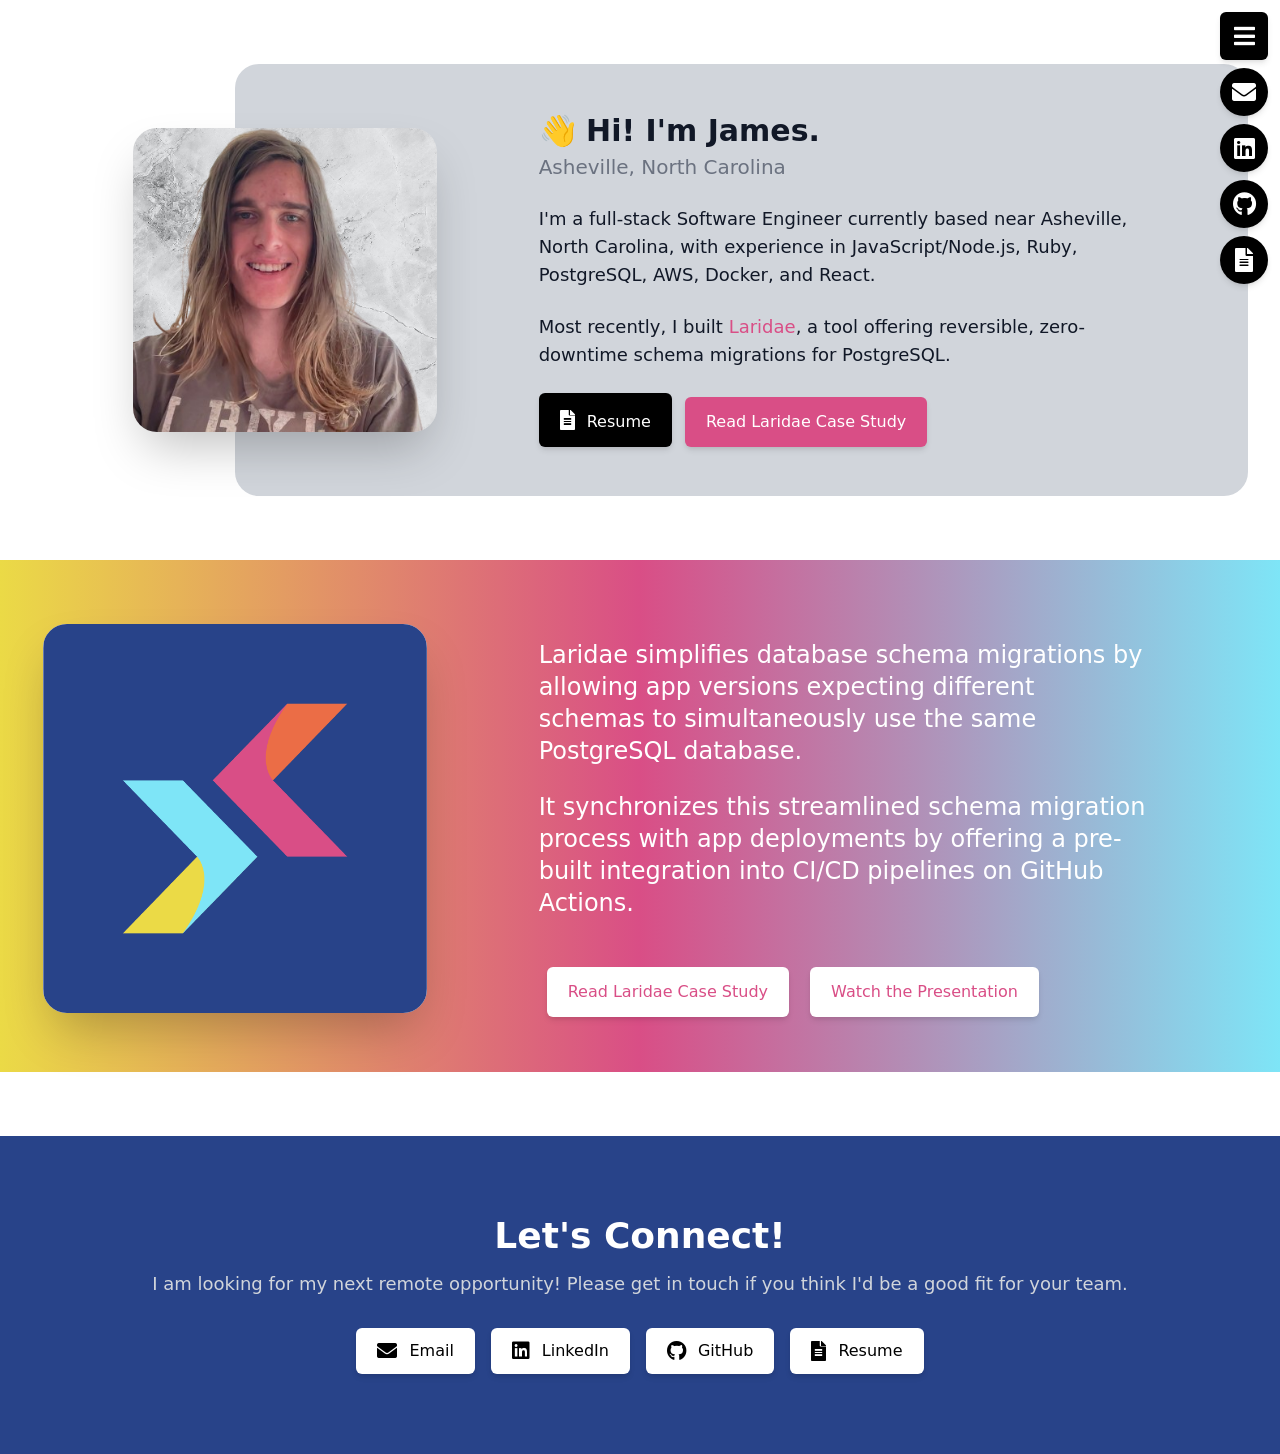
<file: index.html>
<!DOCTYPE html>
<html lang="en">
  <head>
    <meta charset="UTF-8" />
    <meta name="viewport" content="width=device-width, initial-scale=1.0" />
    <title>James Thompson</title>
    <link
      rel="stylesheet"
      href="https://cdnjs.cloudflare.com/ajax/libs/font-awesome/5.15.3/css/all.min.css"
    />
  <script type="module" crossorigin src="/assets/index.5bb20e1a.js"></script>
  <link rel="stylesheet" href="/assets/index.ae7cc450.css">
</head>
  <body>
    <!-- Contact Buttons -->
    <div class="flex flex-col fixed z-50 w-12 text-2xl space-y-2 top-3 right-3">
      <a
        href="#"
        id="menu"
        class="flex h-12 items-center shadow-md justify-center font-medium rounded-md text-white bg-black hover:bg-gray-600"
      >
        <i class="fas fa-bars"></i>
      </a>
      <a
        href="mailto:james.thompson.5548@gmail.com"
        class="menuItem flex h-12 items-center shadow-md justify-center border border-transparent font-medium rounded-full text-white bg-black hover:bg-gray-600"
        target="_blank"
      >
        <i class="fas fa-envelope"></i>
      </a>
      <a
        href="https://www.linkedin.com/in/james-thompson-412296189/"
        class="menuItem flex h-12 items-center shadow-md justify-center border border-transparent font-medium rounded-full text-white bg-black hover:bg-gray-600"
        target="_blaank"
      >
        <i class="fab fa-linkedin"></i>
      </a>
      <a
        href="https://github.com/james-e-thompson/"
        class="menuItem flex h-12 items-center shadow-md justify-center border border-transparent font-medium rounded-full text-white bg-black hover:bg-gray-600"
        target="_blank"
      >
        <i class="fab fa-github"></i>
      </a>
      <a
        href="resume.pdf"
        target="_blank"
        class="menuItem flex h-12 items-center shadow-md justify-center border border-transparent font-medium rounded-full text-white bg-black hover:bg-gray-600"
      >
        <i class="fas fa-file-alt"></i>
      </a>
    </div>

    <!-- Header -->
    <div class="relative py-16 bg-white">
      <div
        class="hidden absolute top-0 inset-x-0 h-1/2 bg-white lg:block"
        aria-hidden="true"
      ></div>
      <div class="max-w-7xl mx-auto bg-gray-300 lg:bg-transparent lg:px-8">
        <div class="lg:grid lg:grid-cols-12">
          <div
            class="relative z-10 lg:col-start-2 lg:row-start-1 lg:col-span-3 lg:py-16 lg:bg-transparent"
          >
            <div
              class="absolute inset-x-0 h-1/2 bg-white lg:hidden"
              aria-hidden="true"
            ></div>
            <div class="max-w-sm mx-auto px-4 sm:px-6 lg:p-0">
              <div class="aspect-w-1 aspect-h-1">
                <img
                  class="object-cover object-center rounded-3xl shadow-2xl"
                  src="/assets/James_Site.3f4fc36a.png"
                  alt=""
                />
              </div>
            </div>
          </div>

          <div
            class="relative bg-gray-300 lg:col-start-3 lg:row-start-1 lg:col-span-10 lg:rounded-3xl lg:grid lg:grid-cols-10 lg:items-center"
          >
            <div
              class="relative max-w-md mx-auto py-12 px-4 sm:max-w-3xl sm:py-16 sm:px-6 lg:max-w-none lg:p-0 lg:col-start-4 lg:col-span-6"
            >
              <h2
                class="text-3xl font-extrabold text-gray-900"
                id="join-heading"
              >
                &#x1f44b; Hi! I'm James.
              </h2>
              <h4 class="text-xl text-gray-500 mt-1">
                Asheville, North Carolina
              </h4>
              <p class="text-lg text-gray-900 mt-6">
                I'm a full-stack Software Engineer currently based near
                Asheville, North Carolina, with experience in
                JavaScript/Node.js, Ruby, PostgreSQL, AWS, Docker, and React.
              </p>
              <p class="text-lg text-gray-900 mt-6">
                Most recently, I built
                <a
                  class="text-laridaepink hover:text-laridaeorange"
                  href="https://laridae-migrations.github.io/"
                  target="_blank"
                  >Laridae</a
                >, a tool offering reversible, zero-downtime schema migrations
                for PostgreSQL.
              </p>
              <a
                class="mt-6 block w-full py-3 px-5 text-center bg-black border border-transparent rounded-md shadow-md text-base font-medium text-white hover:opacity-70 sm:inline-block sm:w-auto"
                href="resume.pdf"
                target="_blank"
                ><span class="text-xl mr-3"
                  ><i class="fas fa-file-alt"></i></span
                >Resume</a
              >
              <a
                class="mt-6 sm:mx-2 block w-full py-3 px-5 text-center bg-laridaepink border border-transparent rounded-md shadow-md text-base font-medium text-white hover:bg-laridaeorange sm:inline-block sm:w-auto"
                href="https://laridae-migrations.github.io/#case-study"
                target="_blank"
                >Read Laridae Case Study</a
              >
            </div>
          </div>
        </div>
      </div>
    </div>

    <!-- Tapestry -->
    <div class="relative pb-16">
      <div
        class="hidden absolute top-0 inset-x-0 h-1/2 lg:block"
        aria-hidden="true"
      ></div>
      <div
        class="bg-laridaepink md:bg-gradient-to-r md:from-laridaeyellow md:via-laridaepink md:to-laridaecyan"
      >
        <div
          class="max-w-7xl mx-auto lg:to-transparent lg:from-transparent lg:bg-transparent lg:px-8"
        >
          <div class="lg:grid lg:grid-cols-12">
            <div
              class="relative z-10 lg:col-start-1 lg:row-start-1 lg:col-span-4 lg:py-16 lg:bg-transparent"
            >
              <div
                class="absolute inset-x-0 h-1/2 bg-white lg:hidden"
                aria-hidden="true"
              ></div>
              <div class="max-w-sm mx-auto px-4 sm:px-6 lg:p-0">
                <div class="aspect-w-1 aspect-h-1">
                  <a href="https://laridae-migrations.github.io"
                    ><img
                      class="object-cover object-center bg-white rounded-3xl shadow-2xl"
                      src="/assets/laridae_graphic.a916222d.png"
                      alt=""
                  /></a>
                </div>
              </div>
            </div>

            <div
              class="relative lg:col-start-3 lg:row-start-1 lg:col-span-10 lg:rounded-3xl lg:grid lg:grid-cols-10 lg:items-center lg:py-12"
            >
              <div
                class="relative max-w-md mx-auto py-12 px-4 sm:max-w-3xl sm:py-16 sm:px-6 lg:max-w-none lg:p-0 lg:col-start-4 lg:col-span-6"
              >
                <p class="text-2xl text-white mt-6">
                  Laridae simplifies database schema migrations by allowing app
                  versions expecting different schemas to simultaneously use the
                  same PostgreSQL database.
                </p>
                <p class="text-2xl text-white mt-6">
                  It synchronizes this streamlined schema migration process with
                  app deployments by offering a pre-built integration into CI/CD
                  pipelines on GitHub Actions.
                </p>
                <br />
                <div class="wrap mx-auto">
                  <div class="grid grid-rows-10 grid-cols-6">
                    <!-- A comment
                    <div class="row-start-1 col-start-2 col-span-5 self-end">
                      <img
                        class="object-cover rounded-lg"
                        src="images/tap_ui_home_v2.png"
                        alt=""
                      />
                    </div>
                    <div class="row-start-2 col-start-1 col-span-5 self-end">
                      <img
                        class="rounded-lg"
                        src="images/overview-katherine_v2.gif"
                        alt=""
                      />
                    </div>
                  --></div>
                  <a
                    class="mt-6 sm:mx-2 block w-full py-3 px-5 text-center bg-white border border-transparent rounded-md shadow-md text-base font-medium text-laridaepink hover:bg-white hover:text-laridaeorange sm:inline-block sm:w-auto"
                    href="https://laridae-migrations.github.io/#case-study"
                    target="_blank"
                    >Read Laridae Case Study</a
                  >
                  <a
                    class="mt-6 sm:mx-2 block w-full py-3 px-5 text-center bg-white border border-transparent rounded-md shadow-md text-base font-medium text-laridaepink hover:bg-white hover:text-laridaeorange sm:inline-block sm:w-auto"
                    href="https://www.youtube.com/watch?v=odseCFtMvkQ"
                    target="_blank"
                    >Watch the Presentation</a
                  >
                </div>

                <!-- <div>
                <img class="rounded-lg shadow-lg" src="images/fullarchitecture_white.png" alt="">
              </div> -->
              </div>
            </div>
          </div>
        </div>
      </div>
    </div>
    <!-- Footer -->
    <div class="bg-laridaeblue">
      <div class="mx-auto text-center py-16 px-4 sm:py-20 sm:px-6 lg:px-8">
        <h2 class="text-3xl font-extrabold text-white sm:text-4xl">
          <span class="block">Let's Connect!</span>
        </h2>
        <p class="mt-4 mb-4 text-lg leading-6 text-gray-300">
          I am looking for my next remote opportunity! Please get in touch if
          you think I'd be a good fit for your team.
        </p>
        <div class="flex items-center justify-center flex-wrap">
          <a
            href="mailto:james.thompson.5548@gmail.com"
            class="w-2/5 mt-4 mx-2 inline-flex items-center shadow-md justify-center px-5 py-2 border border-transparent font-medium rounded-md text-black bg-white hover:bg-gray-300 sm:w-auto"
            target="_blank"
          >
            <span class="text-xl mr-3"><i class="fas fa-envelope"></i></span
            >Email
          </a>
          <a
            href="https://www.linkedin.com/in/james-thompson-412296189/"
            class="w-2/5 mt-4 mx-2 inline-flex items-center shadow-md justify-center px-5 py-2 border border-transparent font-medium rounded-md text-black bg-white hover:bg-gray-300 sm:w-auto"
            target="_blank"
          >
            <span class="text-xl mr-3"><i class="fab fa-linkedin"></i></span
            >LinkedIn
          </a>
          <a
            href="https://github.com/james-e-thompson/"
            class="w-2/5 mt-4 mx-2 inline-flex items-center shadow-md justify-center px-5 py-2 border border-transparent font-medium rounded-md text-black bg-white hover:bg-gray-300 sm:w-auto"
            target="_blank"
          >
            <span class="text-xl mr-3"><i class="fab fa-github"></i></span
            >GitHub
          </a>
          <a
            href="resume.pdf"
            target="_blank"
            class="w-2/5 mt-4 mx-2 inline-flex items-center shadow-md justify-center px-5 py-2 border border-transparent font-medium rounded-md text-black bg-white hover:bg-gray-300 sm:w-auto"
          >
            <span class="text-xl mr-3"><i class="fas fa-file-alt"></i></span
            >Resume
          </a>
        </div>
      </div>
    </div>

    
  </body>
</html>
</file>
<file: assets/index.ae7cc450.css>
/*! tailwindcss v2.1.4 | MIT License | https://tailwindcss.com *//*! modern-normalize v1.1.0 | MIT License | https://github.com/sindresorhus/modern-normalize */*,::after,::before{box-sizing:border-box}html{-moz-tab-size:4;-o-tab-size:4;tab-size:4}html{line-height:1.15;-webkit-text-size-adjust:100%}body{margin:0}body{font-family:system-ui,-apple-system,'Segoe UI',Roboto,Helvetica,Arial,sans-serif,'Apple Color Emoji','Segoe UI Emoji'}hr{height:0;color:inherit}abbr[title]{-webkit-text-decoration:underline dotted;text-decoration:underline dotted}b,strong{font-weight:bolder}code,kbd,pre,samp{font-family:ui-monospace,SFMono-Regular,Consolas,'Liberation Mono',Menlo,monospace;font-size:1em}small{font-size:80%}sub,sup{font-size:75%;line-height:0;position:relative;vertical-align:baseline}sub{bottom:-.25em}sup{top:-.5em}table{text-indent:0;border-color:inherit}button,input,optgroup,select,textarea{font-family:inherit;font-size:100%;line-height:1.15;margin:0}button,select{text-transform:none}[type=button],[type=reset],[type=submit],button{-webkit-appearance:button}legend{padding:0}progress{vertical-align:baseline}[type=search]{-webkit-appearance:textfield;outline-offset:-2px}summary{display:list-item}blockquote,dd,dl,figure,h1,h2,h3,h4,h5,h6,hr,p,pre{margin:0}button{background-color:transparent;background-image:none}button:focus{outline:1px dotted;outline:5px auto -webkit-focus-ring-color}fieldset{margin:0;padding:0}ol,ul{list-style:none;margin:0;padding:0}html{font-family:ui-sans-serif,system-ui,-apple-system,BlinkMacSystemFont,"Segoe UI",Roboto,"Helvetica Neue",Arial,"Noto Sans",sans-serif,"Apple Color Emoji","Segoe UI Emoji","Segoe UI Symbol","Noto Color Emoji";line-height:1.5}body{font-family:inherit;line-height:inherit}*,::after,::before{box-sizing:border-box;border-width:0;border-style:solid;border-color:#e5e7eb}hr{border-top-width:1px}img{border-style:solid}textarea{resize:vertical}input::-moz-placeholder,textarea::-moz-placeholder{opacity:1;color:#9ca3af}input:-ms-input-placeholder,textarea:-ms-input-placeholder{opacity:1;color:#9ca3af}input::placeholder,textarea::placeholder{opacity:1;color:#9ca3af}[role=button],button{cursor:pointer}table{border-collapse:collapse}h1,h2,h3,h4,h5,h6{font-size:inherit;font-weight:inherit}a{color:inherit;text-decoration:inherit}button,input,optgroup,select,textarea{padding:0;line-height:inherit;color:inherit}code,kbd,pre,samp{font-family:ui-monospace,SFMono-Regular,Menlo,Monaco,Consolas,"Liberation Mono","Courier New",monospace}audio,canvas,embed,iframe,img,object,svg,video{display:block;vertical-align:middle}img,video{max-width:100%;height:auto}.container{width:100%}@media (min-width:640px){.container{max-width:640px}}@media (min-width:768px){.container{max-width:768px}}@media (min-width:1024px){.container{max-width:1024px}}@media (min-width:1280px){.container{max-width:1280px}}@media (min-width:1536px){.container{max-width:1536px}}.aspect-w-1,.aspect-w-3{position:relative;padding-bottom:calc(var(--tw-aspect-h)/ var(--tw-aspect-w) * 100%)}.aspect-w-1>*,.aspect-w-3>*{position:absolute;height:100%;width:100%;top:0;right:0;bottom:0;left:0}.aspect-none{position:static;padding-bottom:0}.aspect-none>*{position:static;height:auto;width:auto;top:auto;right:auto;bottom:auto;left:auto}.aspect-w-1{--tw-aspect-w:1}.aspect-w-3{--tw-aspect-w:3}.aspect-h-1{--tw-aspect-h:1}.aspect-h-2{--tw-aspect-h:2}.aspect-h-4{--tw-aspect-h:4}.space-y-2>:not([hidden])~:not([hidden]){--tw-space-y-reverse:0;margin-top:calc(.5rem * calc(1 - var(--tw-space-y-reverse)));margin-bottom:calc(.5rem * var(--tw-space-y-reverse))}.space-y-3>:not([hidden])~:not([hidden]){--tw-space-y-reverse:0;margin-top:calc(.75rem * calc(1 - var(--tw-space-y-reverse)));margin-bottom:calc(.75rem * var(--tw-space-y-reverse))}.space-x-4>:not([hidden])~:not([hidden]){--tw-space-x-reverse:0;margin-right:calc(1rem * var(--tw-space-x-reverse));margin-left:calc(1rem * calc(1 - var(--tw-space-x-reverse)))}.space-y-reverse>:not([hidden])~:not([hidden]){--tw-space-y-reverse:1}.space-x-reverse>:not([hidden])~:not([hidden]){--tw-space-x-reverse:1}.divide-y-0>:not([hidden])~:not([hidden]){--tw-divide-y-reverse:0;border-top-width:calc(0px * calc(1 - var(--tw-divide-y-reverse)));border-bottom-width:calc(0px * var(--tw-divide-y-reverse))}.divide-x-0>:not([hidden])~:not([hidden]){--tw-divide-x-reverse:0;border-right-width:calc(0px * var(--tw-divide-x-reverse));border-left-width:calc(0px * calc(1 - var(--tw-divide-x-reverse)))}.divide-x-2>:not([hidden])~:not([hidden]){--tw-divide-x-reverse:0;border-right-width:calc(2px * var(--tw-divide-x-reverse));border-left-width:calc(2px * calc(1 - var(--tw-divide-x-reverse)))}.divide-y-4>:not([hidden])~:not([hidden]){--tw-divide-y-reverse:0;border-top-width:calc(4px * calc(1 - var(--tw-divide-y-reverse)));border-bottom-width:calc(4px * var(--tw-divide-y-reverse))}.divide-y>:not([hidden])~:not([hidden]){--tw-divide-y-reverse:0;border-top-width:calc(1px * calc(1 - var(--tw-divide-y-reverse)));border-bottom-width:calc(1px * var(--tw-divide-y-reverse))}.divide-x>:not([hidden])~:not([hidden]){--tw-divide-x-reverse:0;border-right-width:calc(1px * var(--tw-divide-x-reverse));border-left-width:calc(1px * calc(1 - var(--tw-divide-x-reverse)))}.divide-y-reverse>:not([hidden])~:not([hidden]){--tw-divide-y-reverse:1}.divide-x-reverse>:not([hidden])~:not([hidden]){--tw-divide-x-reverse:1}.divide-gray-200>:not([hidden])~:not([hidden]){--tw-divide-opacity:1;border-color:rgba(229,231,235,var(--tw-divide-opacity))}.divide-solid>:not([hidden])~:not([hidden]){border-style:solid}.divide-dashed>:not([hidden])~:not([hidden]){border-style:dashed}.divide-dotted>:not([hidden])~:not([hidden]){border-style:dotted}.divide-double>:not([hidden])~:not([hidden]){border-style:double}.divide-none>:not([hidden])~:not([hidden]){border-style:none}.divide-opacity-50>:not([hidden])~:not([hidden]){--tw-divide-opacity:0.5}.sr-only{position:absolute;width:1px;height:1px;padding:0;margin:-1px;overflow:hidden;clip:rect(0,0,0,0);white-space:nowrap;border-width:0}.not-sr-only{position:static;width:auto;height:auto;padding:0;margin:0;overflow:visible;clip:auto;white-space:normal}.appearance-none{-webkit-appearance:none;-moz-appearance:none;appearance:none}.bg-fixed{background-attachment:fixed}.bg-local{background-attachment:local}.bg-scroll{background-attachment:scroll}.bg-clip-border{background-clip:border-box}.bg-clip-padding{background-clip:padding-box}.bg-clip-content{background-clip:content-box}.bg-clip-text{-webkit-background-clip:text;background-clip:text}.bg-black{--tw-bg-opacity:1;background-color:rgba(0,0,0,var(--tw-bg-opacity))}.bg-white{--tw-bg-opacity:1;background-color:rgba(255,255,255,var(--tw-bg-opacity))}.bg-gray-300{--tw-bg-opacity:1;background-color:rgba(209,213,219,var(--tw-bg-opacity))}.bg-green-500{--tw-bg-opacity:1;background-color:rgba(16,185,129,var(--tw-bg-opacity))}.bg-blue-500{--tw-bg-opacity:1;background-color:rgba(59,130,246,var(--tw-bg-opacity))}.bg-pink-500{--tw-bg-opacity:1;background-color:rgba(236,72,153,var(--tw-bg-opacity))}.bg-laridaepink{--tw-bg-opacity:1;background-color:rgba(217,78,134,var(--tw-bg-opacity))}.bg-laridaeblue{--tw-bg-opacity:1;background-color:rgba(40,67,137,var(--tw-bg-opacity))}.hover\:bg-white:hover{--tw-bg-opacity:1;background-color:rgba(255,255,255,var(--tw-bg-opacity))}.hover\:bg-gray-300:hover{--tw-bg-opacity:1;background-color:rgba(209,213,219,var(--tw-bg-opacity))}.hover\:bg-gray-600:hover{--tw-bg-opacity:1;background-color:rgba(75,85,99,var(--tw-bg-opacity))}.hover\:bg-blue-700:hover{--tw-bg-opacity:1;background-color:rgba(29,78,216,var(--tw-bg-opacity))}.hover\:bg-laridaeorange:hover{--tw-bg-opacity:1;background-color:rgba(235,109,70,var(--tw-bg-opacity))}.bg-gradient-to-r{background-image:linear-gradient(to right,var(--tw-gradient-stops))}.from-red-300{--tw-gradient-from:#fca5a5;--tw-gradient-stops:var(--tw-gradient-from),var(--tw-gradient-to, rgba(252, 165, 165, 0))}.via-purple-200{--tw-gradient-stops:var(--tw-gradient-from),#ddd6fe,var(--tw-gradient-to, rgba(221, 214, 254, 0))}.to-blue-400{--tw-gradient-to:#60a5fa}.bg-opacity-20{--tw-bg-opacity:0.2}.bg-opacity-50{--tw-bg-opacity:0.5}.bg-top{background-position:top}.bg-repeat{background-repeat:repeat}.bg-no-repeat{background-repeat:no-repeat}.bg-repeat-x{background-repeat:repeat-x}.bg-repeat-y{background-repeat:repeat-y}.bg-repeat-round{background-repeat:round}.bg-repeat-space{background-repeat:space}.bg-cover{background-size:cover}.border-collapse{border-collapse:collapse}.border-separate{border-collapse:separate}.border-transparent{border-color:transparent}.border-black{--tw-border-opacity:1;border-color:rgba(0,0,0,var(--tw-border-opacity))}.border-opacity-10{--tw-border-opacity:0.1}.rounded{border-radius:.25rem}.rounded-md{border-radius:.375rem}.rounded-lg{border-radius:.5rem}.rounded-3xl{border-radius:1.5rem}.rounded-full{border-radius:9999px}.rounded-t{border-top-left-radius:.25rem;border-top-right-radius:.25rem}.rounded-r{border-top-right-radius:.25rem;border-bottom-right-radius:.25rem}.rounded-b{border-bottom-right-radius:.25rem;border-bottom-left-radius:.25rem}.rounded-l{border-top-left-radius:.25rem;border-bottom-left-radius:.25rem}.rounded-tl{border-top-left-radius:.25rem}.rounded-tr{border-top-right-radius:.25rem}.rounded-br{border-bottom-right-radius:.25rem}.rounded-bl{border-bottom-left-radius:.25rem}.border-solid{border-style:solid}.border-dashed{border-style:dashed}.border-dotted{border-style:dotted}.border-double{border-style:double}.border-none{border-style:none}.border-2{border-width:2px}.border{border-width:1px}.border-t{border-top-width:1px}.border-r{border-right-width:1px}.border-b{border-bottom-width:1px}.border-l{border-left-width:1px}.decoration-slice{-webkit-box-decoration-break:slice;box-decoration-break:slice}.decoration-clone{-webkit-box-decoration-break:clone;box-decoration-break:clone}.box-border{box-sizing:border-box}.box-content{box-sizing:content-box}.cursor-pointer{cursor:pointer}.block{display:block}.inline-block{display:inline-block}.inline{display:inline}.flex{display:flex}.inline-flex{display:inline-flex}.table{display:table}.inline-table{display:inline-table}.table-caption{display:table-caption}.table-cell{display:table-cell}.table-column{display:table-column}.table-column-group{display:table-column-group}.table-footer-group{display:table-footer-group}.table-header-group{display:table-header-group}.table-row-group{display:table-row-group}.table-row{display:table-row}.flow-root{display:flow-root}.grid{display:grid}.inline-grid{display:inline-grid}.contents{display:contents}.list-item{display:list-item}.hidden{display:none}.flex-row{flex-direction:row}.flex-row-reverse{flex-direction:row-reverse}.flex-col{flex-direction:column}.flex-col-reverse{flex-direction:column-reverse}.flex-wrap{flex-wrap:wrap}.flex-wrap-reverse{flex-wrap:wrap-reverse}.flex-nowrap{flex-wrap:nowrap}.place-items-start{place-items:start}.place-items-end{place-items:end}.place-items-center{place-items:center}.place-items-stretch{place-items:stretch}.place-content-center{place-content:center}.place-content-start{place-content:start}.place-content-end{place-content:end}.place-content-between{place-content:space-between}.place-content-around{place-content:space-around}.place-content-evenly{place-content:space-evenly}.place-content-stretch{place-content:stretch}.place-self-auto{place-self:auto}.place-self-start{place-self:start}.place-self-end{place-self:end}.place-self-center{place-self:center}.place-self-stretch{place-self:stretch}.items-start{align-items:flex-start}.items-end{align-items:flex-end}.items-center{align-items:center}.items-baseline{align-items:baseline}.items-stretch{align-items:stretch}.content-center{align-content:center}.content-start{align-content:flex-start}.content-end{align-content:flex-end}.content-between{align-content:space-between}.content-around{align-content:space-around}.content-evenly{align-content:space-evenly}.self-auto{align-self:auto}.self-start{align-self:flex-start}.self-end{align-self:flex-end}.self-center{align-self:center}.self-stretch{align-self:stretch}.justify-items-start{justify-items:start}.justify-items-end{justify-items:end}.justify-items-center{justify-items:center}.justify-items-stretch{justify-items:stretch}.justify-start{justify-content:flex-start}.justify-end{justify-content:flex-end}.justify-center{justify-content:center}.justify-between{justify-content:space-between}.justify-around{justify-content:space-around}.justify-evenly{justify-content:space-evenly}.justify-self-auto{justify-self:auto}.justify-self-start{justify-self:start}.justify-self-end{justify-self:end}.justify-self-center{justify-self:center}.justify-self-stretch{justify-self:stretch}.flex-1{flex:1 1 0%}.flex-grow-0{flex-grow:0}.flex-grow{flex-grow:1}.flex-shrink-0{flex-shrink:0}.flex-shrink{flex-shrink:1}.order-2{order:2}.order-last{order:9999}.float-right{float:right}.float-left{float:left}.float-none{float:none}.clear-left{clear:left}.clear-right{clear:right}.clear-both{clear:both}.clear-none{clear:none}.font-sans{font-family:ui-sans-serif,system-ui,-apple-system,BlinkMacSystemFont,"Segoe UI",Roboto,"Helvetica Neue",Arial,"Noto Sans",sans-serif,"Apple Color Emoji","Segoe UI Emoji","Segoe UI Symbol","Noto Color Emoji"}.font-normal{font-weight:400}.font-medium{font-weight:500}.font-semibold{font-weight:600}.font-bold{font-weight:700}.font-extrabold{font-weight:800}.font-black{font-weight:900}.h-12{height:3rem}.h-16{height:4rem}.h-1\/2{height:50%}.text-base{font-size:1rem;line-height:1.5rem}.text-lg{font-size:1.125rem;line-height:1.75rem}.text-xl{font-size:1.25rem;line-height:1.75rem}.text-2xl{font-size:1.5rem;line-height:2rem}.text-3xl{font-size:1.875rem;line-height:2.25rem}.leading-5{line-height:1.25rem}.leading-6{line-height:1.5rem}.leading-relaxed{line-height:1.625}.list-inside{list-style-position:inside}.list-outside{list-style-position:outside}.list-disc{list-style-type:disc}.m-3{margin:.75rem}.m-4{margin:1rem}.m-5{margin:1.25rem}.m-8{margin:2rem}.m-14{margin:3.5rem}.m-16{margin:4rem}.my-2{margin-top:.5rem;margin-bottom:.5rem}.mx-2{margin-left:.5rem;margin-right:.5rem}.mx-auto{margin-left:auto;margin-right:auto}.mt-0{margin-top:0}.mt-1{margin-top:.25rem}.mr-1{margin-right:.25rem}.mt-2{margin-top:.5rem}.mr-3{margin-right:.75rem}.mb-3{margin-bottom:.75rem}.mt-4{margin-top:1rem}.mb-4{margin-bottom:1rem}.ml-4{margin-left:1rem}.mt-6{margin-top:1.5rem}.max-h-screen{max-height:100vh}.max-w-sm{max-width:24rem}.max-w-md{max-width:28rem}.max-w-7xl{max-width:80rem}.max-w-full{max-width:100%}.min-h-0{min-height:0}.min-w-min{min-width:-webkit-min-content;min-width:-moz-min-content;min-width:min-content}.object-contain{-o-object-fit:contain;object-fit:contain}.object-cover{-o-object-fit:cover;object-fit:cover}.object-fill{-o-object-fit:fill;object-fit:fill}.object-none{-o-object-fit:none;object-fit:none}.object-scale-down{-o-object-fit:scale-down;object-fit:scale-down}.object-bottom{-o-object-position:bottom;object-position:bottom}.object-center{-o-object-position:center;object-position:center}.opacity-90{opacity:.9}.group:hover .group-hover\:opacity-100{opacity:1}.hover\:opacity-70:hover{opacity:.7}.outline-none{outline:2px solid transparent;outline-offset:2px}.outline-black{outline:2px dotted #000;outline-offset:2px}.overflow-auto{overflow:auto}.overflow-hidden{overflow:hidden}.overflow-visible{overflow:visible}.overflow-scroll{overflow:scroll}.overflow-x-auto{overflow-x:auto}.overflow-y-auto{overflow-y:auto}.overflow-x-hidden{overflow-x:hidden}.overflow-y-hidden{overflow-y:hidden}.overflow-x-visible{overflow-x:visible}.overflow-y-visible{overflow-y:visible}.overflow-x-scroll{overflow-x:scroll}.overflow-y-scroll{overflow-y:scroll}.overscroll-auto{-ms-scroll-chaining:chained;overscroll-behavior:auto}.overscroll-contain{-ms-scroll-chaining:none;overscroll-behavior:contain}.overscroll-none{-ms-scroll-chaining:none;overscroll-behavior:none}.overscroll-y-auto{overscroll-behavior-y:auto}.overscroll-y-contain{overscroll-behavior-y:contain}.overscroll-y-none{overscroll-behavior-y:none}.overscroll-x-auto{overscroll-behavior-x:auto}.overscroll-x-contain{overscroll-behavior-x:contain}.overscroll-x-none{overscroll-behavior-x:none}.p-1{padding:.25rem}.p-4{padding:1rem}.py-2{padding-top:.5rem;padding-bottom:.5rem}.py-3{padding-top:.75rem;padding-bottom:.75rem}.px-3{padding-left:.75rem;padding-right:.75rem}.px-4{padding-left:1rem;padding-right:1rem}.px-5{padding-left:1.25rem;padding-right:1.25rem}.py-7{padding-top:1.75rem;padding-bottom:1.75rem}.py-12{padding-top:3rem;padding-bottom:3rem}.py-16{padding-top:4rem;padding-bottom:4rem}.pt-1{padding-top:.25rem}.pr-1{padding-right:.25rem}.pr-2{padding-right:.5rem}.pb-3{padding-bottom:.75rem}.pt-4{padding-top:1rem}.pl-4{padding-left:1rem}.pb-16{padding-bottom:4rem}.placeholder-green-300::-moz-placeholder{--tw-placeholder-opacity:1;color:rgba(110,231,183,var(--tw-placeholder-opacity))}.placeholder-green-300:-ms-input-placeholder{--tw-placeholder-opacity:1;color:rgba(110,231,183,var(--tw-placeholder-opacity))}.placeholder-green-300::placeholder{--tw-placeholder-opacity:1;color:rgba(110,231,183,var(--tw-placeholder-opacity))}.placeholder-opacity-60::-moz-placeholder{--tw-placeholder-opacity:0.6}.placeholder-opacity-60:-ms-input-placeholder{--tw-placeholder-opacity:0.6}.placeholder-opacity-60::placeholder{--tw-placeholder-opacity:0.6}.pointer-events-none{pointer-events:none}.pointer-events-auto{pointer-events:auto}.static{position:static}.fixed{position:fixed}.absolute{position:absolute}.relative{position:relative}.sticky{position:sticky}.inset-0{top:0;right:0;bottom:0;left:0}.inset-x-0{right:0;left:0}.inset-x-2{right:.5rem;left:.5rem}.inset-y-4{top:1rem;bottom:1rem}.top-0{top:0}.top-3{top:.75rem}.right-3{right:.75rem}.top-6{top:1.5rem}.right-8{right:2rem}.bottom-12{bottom:3rem}.left-16{left:4rem}.resize-none{resize:none}.resize-y{resize:vertical}.resize-x{resize:horizontal}.resize{resize:both}*{--tw-shadow:0 0 #0000}.shadow-sm{--tw-shadow:0 1px 2px 0 rgba(0, 0, 0, 0.05);box-shadow:var(--tw-ring-offset-shadow,0 0 #0000),var(--tw-ring-shadow,0 0 #0000),var(--tw-shadow)}.shadow{--tw-shadow:0 1px 3px 0 rgba(0, 0, 0, 0.1),0 1px 2px 0 rgba(0, 0, 0, 0.06);box-shadow:var(--tw-ring-offset-shadow,0 0 #0000),var(--tw-ring-shadow,0 0 #0000),var(--tw-shadow)}.shadow-md{--tw-shadow:0 4px 6px -1px rgba(0, 0, 0, 0.1),0 2px 4px -1px rgba(0, 0, 0, 0.06);box-shadow:var(--tw-ring-offset-shadow,0 0 #0000),var(--tw-ring-shadow,0 0 #0000),var(--tw-shadow)}.shadow-lg{--tw-shadow:0 10px 15px -3px rgba(0, 0, 0, 0.1),0 4px 6px -2px rgba(0, 0, 0, 0.05);box-shadow:var(--tw-ring-offset-shadow,0 0 #0000),var(--tw-ring-shadow,0 0 #0000),var(--tw-shadow)}.shadow-2xl{--tw-shadow:0 25px 50px -12px rgba(0, 0, 0, 0.25);box-shadow:var(--tw-ring-offset-shadow,0 0 #0000),var(--tw-ring-shadow,0 0 #0000),var(--tw-shadow)}.group:hover .group-hover\:shadow-md{--tw-shadow:0 4px 6px -1px rgba(0, 0, 0, 0.1),0 2px 4px -1px rgba(0, 0, 0, 0.06);box-shadow:var(--tw-ring-offset-shadow,0 0 #0000),var(--tw-ring-shadow,0 0 #0000),var(--tw-shadow)}.focus-within\:shadow-md:focus-within{--tw-shadow:0 4px 6px -1px rgba(0, 0, 0, 0.1),0 2px 4px -1px rgba(0, 0, 0, 0.06);box-shadow:var(--tw-ring-offset-shadow,0 0 #0000),var(--tw-ring-shadow,0 0 #0000),var(--tw-shadow)}.hover\:shadow-md:hover{--tw-shadow:0 4px 6px -1px rgba(0, 0, 0, 0.1),0 2px 4px -1px rgba(0, 0, 0, 0.06);box-shadow:var(--tw-ring-offset-shadow,0 0 #0000),var(--tw-ring-shadow,0 0 #0000),var(--tw-shadow)}.hover\:shadow-lg:hover{--tw-shadow:0 10px 15px -3px rgba(0, 0, 0, 0.1),0 4px 6px -2px rgba(0, 0, 0, 0.05);box-shadow:var(--tw-ring-offset-shadow,0 0 #0000),var(--tw-ring-shadow,0 0 #0000),var(--tw-shadow)}.focus\:shadow-md:focus{--tw-shadow:0 4px 6px -1px rgba(0, 0, 0, 0.1),0 2px 4px -1px rgba(0, 0, 0, 0.06);box-shadow:var(--tw-ring-offset-shadow,0 0 #0000),var(--tw-ring-shadow,0 0 #0000),var(--tw-shadow)}*{--tw-ring-inset:var(--tw-empty, );/*!*//*!*/--tw-ring-offset-width:0px;--tw-ring-offset-color:#fff;--tw-ring-color:rgba(59, 130, 246, 0.5);--tw-ring-offset-shadow:0 0 #0000;--tw-ring-shadow:0 0 #0000}.ring-4{--tw-ring-offset-shadow:var(--tw-ring-inset) 0 0 0 var(--tw-ring-offset-width) var(--tw-ring-offset-color);--tw-ring-shadow:var(--tw-ring-inset) 0 0 0 calc(4px + var(--tw-ring-offset-width)) var(--tw-ring-color);box-shadow:var(--tw-ring-offset-shadow),var(--tw-ring-shadow),var(--tw-shadow,0 0 #0000)}.ring{--tw-ring-offset-shadow:var(--tw-ring-inset) 0 0 0 var(--tw-ring-offset-width) var(--tw-ring-offset-color);--tw-ring-shadow:var(--tw-ring-inset) 0 0 0 calc(3px + var(--tw-ring-offset-width)) var(--tw-ring-color);box-shadow:var(--tw-ring-offset-shadow),var(--tw-ring-shadow),var(--tw-shadow,0 0 #0000)}.ring-inset{--tw-ring-inset:inset}.focus\:ring-2:focus{--tw-ring-offset-shadow:var(--tw-ring-inset) 0 0 0 var(--tw-ring-offset-width) var(--tw-ring-offset-color);--tw-ring-shadow:var(--tw-ring-inset) 0 0 0 calc(2px + var(--tw-ring-offset-width)) var(--tw-ring-color);box-shadow:var(--tw-ring-offset-shadow),var(--tw-ring-shadow),var(--tw-shadow,0 0 #0000)}.ring-offset-blue-300{--tw-ring-offset-color:#93c5fd}.ring-offset-2{--tw-ring-offset-width:2px}.ring-white{--tw-ring-opacity:1;--tw-ring-color:rgba(255, 255, 255, var(--tw-ring-opacity))}.focus\:ring-blue-500:focus{--tw-ring-opacity:1;--tw-ring-color:rgba(59, 130, 246, var(--tw-ring-opacity))}.ring-opacity-40{--tw-ring-opacity:0.4}.fill-current{fill:currentColor}.stroke-current{stroke:currentColor}.stroke-2{stroke-width:2}.table-auto{table-layout:auto}.table-fixed{table-layout:fixed}.text-left{text-align:left}.text-center{text-align:center}.text-right{text-align:right}.text-justify{text-align:justify}.text-black{--tw-text-opacity:1;color:rgba(0,0,0,var(--tw-text-opacity))}.text-white{--tw-text-opacity:1;color:rgba(255,255,255,var(--tw-text-opacity))}.text-gray-300{--tw-text-opacity:1;color:rgba(209,213,219,var(--tw-text-opacity))}.text-gray-500{--tw-text-opacity:1;color:rgba(107,114,128,var(--tw-text-opacity))}.text-gray-900{--tw-text-opacity:1;color:rgba(17,24,39,var(--tw-text-opacity))}.text-red-500{--tw-text-opacity:1;color:rgba(239,68,68,var(--tw-text-opacity))}.text-indigo-500{--tw-text-opacity:1;color:rgba(99,102,241,var(--tw-text-opacity))}.text-laridaepink{--tw-text-opacity:1;color:rgba(217,78,134,var(--tw-text-opacity))}.hover\:text-laridaeorange:hover{--tw-text-opacity:1;color:rgba(235,109,70,var(--tw-text-opacity))}.text-opacity-10{--tw-text-opacity:0.1}.truncate{overflow:hidden;text-overflow:ellipsis;white-space:nowrap}.overflow-ellipsis{text-overflow:ellipsis}.overflow-clip{text-overflow:clip}.italic{font-style:italic}.not-italic{font-style:normal}.uppercase{text-transform:uppercase}.lowercase{text-transform:lowercase}.capitalize{text-transform:capitalize}.normal-case{text-transform:none}.underline{text-decoration:underline}.line-through{text-decoration:line-through}.no-underline{text-decoration:none}.antialiased{-webkit-font-smoothing:antialiased;-moz-osx-font-smoothing:grayscale}.subpixel-antialiased{-webkit-font-smoothing:auto;-moz-osx-font-smoothing:auto}.diagonal-fractions,.lining-nums,.oldstyle-nums,.ordinal,.proportional-nums,.slashed-zero,.stacked-fractions,.tabular-nums{--tw-ordinal:var(--tw-empty, );/*!*//*!*/--tw-slashed-zero:var(--tw-empty, );/*!*//*!*/--tw-numeric-figure:var(--tw-empty, );/*!*//*!*/--tw-numeric-spacing:var(--tw-empty, );/*!*//*!*/--tw-numeric-fraction:var(--tw-empty, );/*!*//*!*/font-variant-numeric:var(--tw-ordinal) var(--tw-slashed-zero) var(--tw-numeric-figure) var(--tw-numeric-spacing) var(--tw-numeric-fraction)}.normal-nums{font-variant-numeric:normal}.ordinal{--tw-ordinal:ordinal}.slashed-zero{--tw-slashed-zero:slashed-zero}.lining-nums{--tw-numeric-figure:lining-nums}.oldstyle-nums{--tw-numeric-figure:oldstyle-nums}.proportional-nums{--tw-numeric-spacing:proportional-nums}.tabular-nums{--tw-numeric-spacing:tabular-nums}.diagonal-fractions{--tw-numeric-fraction:diagonal-fractions}.stacked-fractions{--tw-numeric-fraction:stacked-fractions}.tracking-tight{letter-spacing:-.025em}.select-none{-webkit-user-select:none;-moz-user-select:none;-ms-user-select:none;user-select:none}.select-text{-webkit-user-select:text;-moz-user-select:text;-ms-user-select:text;user-select:text}.select-all{-webkit-user-select:all;-moz-user-select:all;user-select:all}.select-auto{-webkit-user-select:auto;-moz-user-select:auto;-ms-user-select:auto;user-select:auto}.align-baseline{vertical-align:baseline}.align-top{vertical-align:top}.align-middle{vertical-align:middle}.align-bottom{vertical-align:bottom}.align-text-top{vertical-align:text-top}.align-text-bottom{vertical-align:text-bottom}.visible{visibility:visible}.invisible{visibility:hidden}.whitespace-normal{white-space:normal}.whitespace-nowrap{white-space:nowrap}.whitespace-pre{white-space:pre}.whitespace-pre-line{white-space:pre-line}.whitespace-pre-wrap{white-space:pre-wrap}.break-normal{overflow-wrap:normal;word-break:normal}.break-words{overflow-wrap:break-word}.break-all{word-break:break-all}.w-12{width:3rem}.w-1\/2{width:50%}.w-2\/5{width:40%}.w-full{width:100%}.z-10{z-index:10}.z-30{z-index:30}.z-50{z-index:50}.isolate{isolation:isolate}.isolation-auto{isolation:auto}.gap-4{gap:1rem}.gap-x-2{-moz-column-gap:.5rem;column-gap:.5rem}.gap-y-3{row-gap:.75rem}.grid-flow-row{grid-auto-flow:row}.grid-flow-col{grid-auto-flow:column}.grid-flow-row-dense{grid-auto-flow:row dense}.grid-flow-col-dense{grid-auto-flow:column dense}.grid-cols-4{grid-template-columns:repeat(4,minmax(0,1fr))}.grid-cols-6{grid-template-columns:repeat(6,minmax(0,1fr))}.auto-cols-min{grid-auto-columns:-webkit-min-content;grid-auto-columns:min-content}.col-span-3{grid-column:span 3/span 3}.col-span-5{grid-column:span 5/span 5}.col-start-1{grid-column-start:1}.col-start-2{grid-column-start:2}.col-end-4{grid-column-end:4}.grid-rows-3{grid-template-rows:repeat(3,minmax(0,1fr))}.auto-rows-max{grid-auto-rows:-webkit-max-content;grid-auto-rows:max-content}.row-span-2{grid-row:span 2/span 2}.row-start-1{grid-row-start:1}.row-start-2{grid-row-start:2}.row-start-3{grid-row-start:3}.row-end-5{grid-row-end:5}.transform{--tw-translate-x:0;--tw-translate-y:0;--tw-rotate:0;--tw-skew-x:0;--tw-skew-y:0;--tw-scale-x:1;--tw-scale-y:1;transform:translateX(var(--tw-translate-x)) translateY(var(--tw-translate-y)) rotate(var(--tw-rotate)) skewX(var(--tw-skew-x)) skewY(var(--tw-skew-y)) scaleX(var(--tw-scale-x)) scaleY(var(--tw-scale-y))}.transform-gpu{--tw-translate-x:0;--tw-translate-y:0;--tw-rotate:0;--tw-skew-x:0;--tw-skew-y:0;--tw-scale-x:1;--tw-scale-y:1;transform:translate3d(var(--tw-translate-x),var(--tw-translate-y),0) rotate(var(--tw-rotate)) skewX(var(--tw-skew-x)) skewY(var(--tw-skew-y)) scaleX(var(--tw-scale-x)) scaleY(var(--tw-scale-y))}.transform-none{transform:none}.origin-top-right{transform-origin:top right}.scale-50{--tw-scale-x:.5;--tw-scale-y:.5}.scale-95{--tw-scale-x:.95;--tw-scale-y:.95}.hover\:scale-75:hover{--tw-scale-x:.75;--tw-scale-y:.75}.rotate-3{--tw-rotate:3deg}.translate-x-5{--tw-translate-x:1.25rem}.-translate-x-3{--tw-translate-x:-0.75rem}.-translate-x-4{--tw-translate-x:-1rem}.translate-y-6{--tw-translate-y:1.5rem}.skew-x-12{--tw-skew-x:12deg}.skew-y-12{--tw-skew-y:12deg}.transition-all{transition-property:all;transition-timing-function:cubic-bezier(.4,0,.2,1);transition-duration:150ms}.transition{transition-property:background-color,border-color,color,fill,stroke,opacity,box-shadow,transform,filter,-webkit-backdrop-filter;transition-property:background-color,border-color,color,fill,stroke,opacity,box-shadow,transform,filter,backdrop-filter;transition-property:background-color,border-color,color,fill,stroke,opacity,box-shadow,transform,filter,backdrop-filter,-webkit-backdrop-filter;transition-timing-function:cubic-bezier(.4,0,.2,1);transition-duration:150ms}.ease-in{transition-timing-function:cubic-bezier(.4,0,1,1)}.ease-out{transition-timing-function:cubic-bezier(0,0,.2,1)}.ease-in-out{transition-timing-function:cubic-bezier(.4,0,.2,1)}.duration-200{transition-duration:.2s}.delay-300{transition-delay:.3s}@-webkit-keyframes spin{to{transform:rotate(360deg)}}@keyframes spin{to{transform:rotate(360deg)}}@-webkit-keyframes ping{100%,75%{transform:scale(2);opacity:0}}@keyframes ping{100%,75%{transform:scale(2);opacity:0}}@-webkit-keyframes pulse{50%{opacity:.5}}@keyframes pulse{50%{opacity:.5}}@-webkit-keyframes bounce{0%,100%{transform:translateY(-25%);-webkit-animation-timing-function:cubic-bezier(.8,0,1,1);animation-timing-function:cubic-bezier(.8,0,1,1)}50%{transform:none;-webkit-animation-timing-function:cubic-bezier(0,0,.2,1);animation-timing-function:cubic-bezier(0,0,.2,1)}}@keyframes bounce{0%,100%{transform:translateY(-25%);-webkit-animation-timing-function:cubic-bezier(.8,0,1,1);animation-timing-function:cubic-bezier(.8,0,1,1)}50%{transform:none;-webkit-animation-timing-function:cubic-bezier(0,0,.2,1);animation-timing-function:cubic-bezier(0,0,.2,1)}}.animate-none{-webkit-animation:none;animation:none}.animate-spin{-webkit-animation:spin 1s linear infinite;animation:spin 1s linear infinite}.animate-pulse{-webkit-animation:pulse 2s cubic-bezier(.4,0,.6,1) infinite;animation:pulse 2s cubic-bezier(.4,0,.6,1) infinite}.mix-blend-normal{mix-blend-mode:normal}.mix-blend-multiply{mix-blend-mode:multiply}.mix-blend-screen{mix-blend-mode:screen}.mix-blend-overlay{mix-blend-mode:overlay}.mix-blend-darken{mix-blend-mode:darken}.mix-blend-lighten{mix-blend-mode:lighten}.mix-blend-color-dodge{mix-blend-mode:color-dodge}.mix-blend-color-burn{mix-blend-mode:color-burn}.mix-blend-hard-light{mix-blend-mode:hard-light}.mix-blend-soft-light{mix-blend-mode:soft-light}.mix-blend-difference{mix-blend-mode:difference}.mix-blend-exclusion{mix-blend-mode:exclusion}.mix-blend-hue{mix-blend-mode:hue}.mix-blend-saturation{mix-blend-mode:saturation}.mix-blend-color{mix-blend-mode:color}.mix-blend-luminosity{mix-blend-mode:luminosity}.bg-blend-normal{background-blend-mode:normal}.bg-blend-multiply{background-blend-mode:multiply}.bg-blend-screen{background-blend-mode:screen}.bg-blend-overlay{background-blend-mode:overlay}.bg-blend-darken{background-blend-mode:darken}.bg-blend-lighten{background-blend-mode:lighten}.bg-blend-color-dodge{background-blend-mode:color-dodge}.bg-blend-color-burn{background-blend-mode:color-burn}.bg-blend-hard-light{background-blend-mode:hard-light}.bg-blend-soft-light{background-blend-mode:soft-light}.bg-blend-difference{background-blend-mode:difference}.bg-blend-exclusion{background-blend-mode:exclusion}.bg-blend-hue{background-blend-mode:hue}.bg-blend-saturation{background-blend-mode:saturation}.bg-blend-color{background-blend-mode:color}.bg-blend-luminosity{background-blend-mode:luminosity}.filter{--tw-blur:var(--tw-empty, );/*!*//*!*/--tw-brightness:var(--tw-empty, );/*!*//*!*/--tw-contrast:var(--tw-empty, );/*!*//*!*/--tw-grayscale:var(--tw-empty, );/*!*//*!*/--tw-hue-rotate:var(--tw-empty, );/*!*//*!*/--tw-invert:var(--tw-empty, );/*!*//*!*/--tw-saturate:var(--tw-empty, );/*!*//*!*/--tw-sepia:var(--tw-empty, );/*!*//*!*/--tw-drop-shadow:var(--tw-empty, );/*!*//*!*/filter:var(--tw-blur) var(--tw-brightness) var(--tw-contrast) var(--tw-grayscale) var(--tw-hue-rotate) var(--tw-invert) var(--tw-saturate) var(--tw-sepia) var(--tw-drop-shadow)}.filter-none{filter:none}.blur{--tw-blur:blur(8px)}.blur-md{--tw-blur:blur(12px)}.brightness-150{--tw-brightness:brightness(1.5)}.contrast-50{--tw-contrast:contrast(.5)}.drop-shadow{--tw-drop-shadow:drop-shadow(0 1px 2px rgba(0, 0, 0, 0.1)) drop-shadow(0 1px 1px rgba(0, 0, 0, 0.06))}.drop-shadow-md{--tw-drop-shadow:drop-shadow(0 4px 3px rgba(0, 0, 0, 0.07)) drop-shadow(0 2px 2px rgba(0, 0, 0, 0.06))}.grayscale{--tw-grayscale:grayscale(100%)}.hue-rotate-60{--tw-hue-rotate:hue-rotate(60deg)}.invert{--tw-invert:invert(100%)}.saturate-200{--tw-saturate:saturate(2)}.sepia{--tw-sepia:sepia(100%)}.backdrop-filter{--tw-backdrop-blur:var(--tw-empty, );/*!*//*!*/--tw-backdrop-brightness:var(--tw-empty, );/*!*//*!*/--tw-backdrop-contrast:var(--tw-empty, );/*!*//*!*/--tw-backdrop-grayscale:var(--tw-empty, );/*!*//*!*/--tw-backdrop-hue-rotate:var(--tw-empty, );/*!*//*!*/--tw-backdrop-invert:var(--tw-empty, );/*!*//*!*/--tw-backdrop-opacity:var(--tw-empty, );/*!*//*!*/--tw-backdrop-saturate:var(--tw-empty, );/*!*//*!*/--tw-backdrop-sepia:var(--tw-empty, );/*!*//*!*/-webkit-backdrop-filter:var(--tw-backdrop-blur) var(--tw-backdrop-brightness) var(--tw-backdrop-contrast) var(--tw-backdrop-grayscale) var(--tw-backdrop-hue-rotate) var(--tw-backdrop-invert) var(--tw-backdrop-opacity) var(--tw-backdrop-saturate) var(--tw-backdrop-sepia);backdrop-filter:var(--tw-backdrop-blur) var(--tw-backdrop-brightness) var(--tw-backdrop-contrast) var(--tw-backdrop-grayscale) var(--tw-backdrop-hue-rotate) var(--tw-backdrop-invert) var(--tw-backdrop-opacity) var(--tw-backdrop-saturate) var(--tw-backdrop-sepia)}.backdrop-filter-none{-webkit-backdrop-filter:none;backdrop-filter:none}.backdrop-blur{--tw-backdrop-blur:blur(8px)}.backdrop-blur-lg{--tw-backdrop-blur:blur(16px)}.backdrop-brightness-50{--tw-backdrop-brightness:brightness(.5)}.backdrop-contrast-0{--tw-backdrop-contrast:contrast(0)}.backdrop-grayscale{--tw-backdrop-grayscale:grayscale(100%)}.backdrop-hue-rotate-90{--tw-backdrop-hue-rotate:hue-rotate(90deg)}.backdrop-invert{--tw-backdrop-invert:invert(100%)}.backdrop-opacity-75{--tw-backdrop-opacity:opacity(0.75)}.backdrop-saturate-150{--tw-backdrop-saturate:saturate(1.5)}.backdrop-sepia{--tw-backdrop-sepia:sepia(100%)}@media (min-width:640px){.sm\:container{width:100%}@media (min-width:640px){.sm\:container{max-width:640px}}@media (min-width:768px){.sm\:container{max-width:768px}}@media (min-width:1024px){.sm\:container{max-width:1024px}}@media (min-width:1280px){.sm\:container{max-width:1280px}}@media (min-width:1536px){.sm\:container{max-width:1536px}}.sm\:bg-green-500{--tw-bg-opacity:1;background-color:rgba(16,185,129,var(--tw-bg-opacity))}.sm\:inline-block{display:inline-block}.sm\:font-bold{font-weight:700}.sm\:text-4xl{font-size:2.25rem;line-height:2.5rem}.sm\:mx-2{margin-left:.5rem;margin-right:.5rem}.sm\:max-w-3xl{max-width:48rem}.sm\:px-6{padding-left:1.5rem;padding-right:1.5rem}.sm\:py-16{padding-top:4rem;padding-bottom:4rem}.sm\:py-20{padding-top:5rem;padding-bottom:5rem}.sm\:shadow-md{--tw-shadow:0 4px 6px -1px rgba(0, 0, 0, 0.1),0 2px 4px -1px rgba(0, 0, 0, 0.06);box-shadow:var(--tw-ring-offset-shadow,0 0 #0000),var(--tw-ring-shadow,0 0 #0000),var(--tw-shadow)}.sm\:text-center{text-align:center}.sm\:tabular-nums{--tw-ordinal:var(--tw-empty, );/*!*//*!*/--tw-slashed-zero:var(--tw-empty, );/*!*//*!*/--tw-numeric-figure:var(--tw-empty, );/*!*//*!*/--tw-numeric-spacing:var(--tw-empty, );/*!*//*!*/--tw-numeric-fraction:var(--tw-empty, );/*!*//*!*/font-variant-numeric:var(--tw-ordinal) var(--tw-slashed-zero) var(--tw-numeric-figure) var(--tw-numeric-spacing) var(--tw-numeric-fraction)}.sm\:tabular-nums{--tw-numeric-spacing:tabular-nums}.sm\:w-auto{width:auto}}@media (min-width:768px){.md\:container{width:100%}@media (min-width:640px){.md\:container{max-width:640px}}@media (min-width:768px){.md\:container{max-width:768px}}@media (min-width:1024px){.md\:container{max-width:1024px}}@media (min-width:1280px){.md\:container{max-width:1280px}}@media (min-width:1536px){.md\:container{max-width:1536px}}.md\:bg-gradient-to-r{background-image:linear-gradient(to right,var(--tw-gradient-stops))}.md\:from-laridaeyellow{--tw-gradient-from:#EBDA46;--tw-gradient-stops:var(--tw-gradient-from),var(--tw-gradient-to, rgba(235, 218, 70, 0))}.md\:via-laridaepink{--tw-gradient-stops:var(--tw-gradient-from),#D94E86,var(--tw-gradient-to, rgba(217, 78, 134, 0))}.md\:to-laridaecyan{--tw-gradient-to:#7EE5F7}.md\:font-bold{font-weight:700}.md\:opacity-50{opacity:.5}.md\:hover\:opacity-20:hover{opacity:.2}.md\:shadow-sm{--tw-shadow:0 1px 2px 0 rgba(0, 0, 0, 0.05);box-shadow:var(--tw-ring-offset-shadow,0 0 #0000),var(--tw-ring-shadow,0 0 #0000),var(--tw-shadow)}.md\:shadow-md{--tw-shadow:0 4px 6px -1px rgba(0, 0, 0, 0.1),0 2px 4px -1px rgba(0, 0, 0, 0.06);box-shadow:var(--tw-ring-offset-shadow,0 0 #0000),var(--tw-ring-shadow,0 0 #0000),var(--tw-shadow)}.md\:text-center{text-align:center}}@media (min-width:1024px){.lg\:bg-transparent{background-color:transparent}.lg\:from-transparent{--tw-gradient-from:transparent;--tw-gradient-stops:var(--tw-gradient-from),var(--tw-gradient-to, rgba(0, 0, 0, 0))}.lg\:to-transparent{--tw-gradient-to:transparent}.lg\:rounded-3xl{border-radius:1.5rem}.lg\:block{display:block}.lg\:grid{display:grid}.lg\:hidden{display:none}.lg\:items-center{align-items:center}.lg\:font-light{font-weight:300}.lg\:font-bold{font-weight:700}.lg\:text-2xl{font-size:1.5rem;line-height:2rem}.lg\:max-w-none{max-width:none}.lg\:p-0{padding:0}.lg\:px-8{padding-left:2rem;padding-right:2rem}.lg\:px-10{padding-left:2.5rem;padding-right:2.5rem}.lg\:py-12{padding-top:3rem;padding-bottom:3rem}.lg\:py-16{padding-top:4rem;padding-bottom:4rem}.lg\:shadow-md{--tw-shadow:0 4px 6px -1px rgba(0, 0, 0, 0.1),0 2px 4px -1px rgba(0, 0, 0, 0.06);box-shadow:var(--tw-ring-offset-shadow,0 0 #0000),var(--tw-ring-shadow,0 0 #0000),var(--tw-shadow)}.lg\:text-center{text-align:center}.lg\:grid-cols-10{grid-template-columns:repeat(10,minmax(0,1fr))}.lg\:grid-cols-12{grid-template-columns:repeat(12,minmax(0,1fr))}.lg\:col-span-3{grid-column:span 3/span 3}.lg\:col-span-4{grid-column:span 4/span 4}.lg\:col-span-6{grid-column:span 6/span 6}.lg\:col-span-10{grid-column:span 10/span 10}.lg\:col-start-1{grid-column-start:1}.lg\:col-start-2{grid-column-start:2}.lg\:col-start-3{grid-column-start:3}.lg\:col-start-4{grid-column-start:4}.lg\:row-start-1{grid-row-start:1}}@media (min-width:1280px){.xl\:shadow-md{--tw-shadow:0 4px 6px -1px rgba(0, 0, 0, 0.1),0 2px 4px -1px rgba(0, 0, 0, 0.06);box-shadow:var(--tw-ring-offset-shadow,0 0 #0000),var(--tw-ring-shadow,0 0 #0000),var(--tw-shadow)}}@media (min-width:1536px){.\32xl\:shadow-md{--tw-shadow:0 4px 6px -1px rgba(0, 0, 0, 0.1),0 2px 4px -1px rgba(0, 0, 0, 0.06);box-shadow:var(--tw-ring-offset-shadow,0 0 #0000),var(--tw-ring-shadow,0 0 #0000),var(--tw-shadow)}}
</file>
